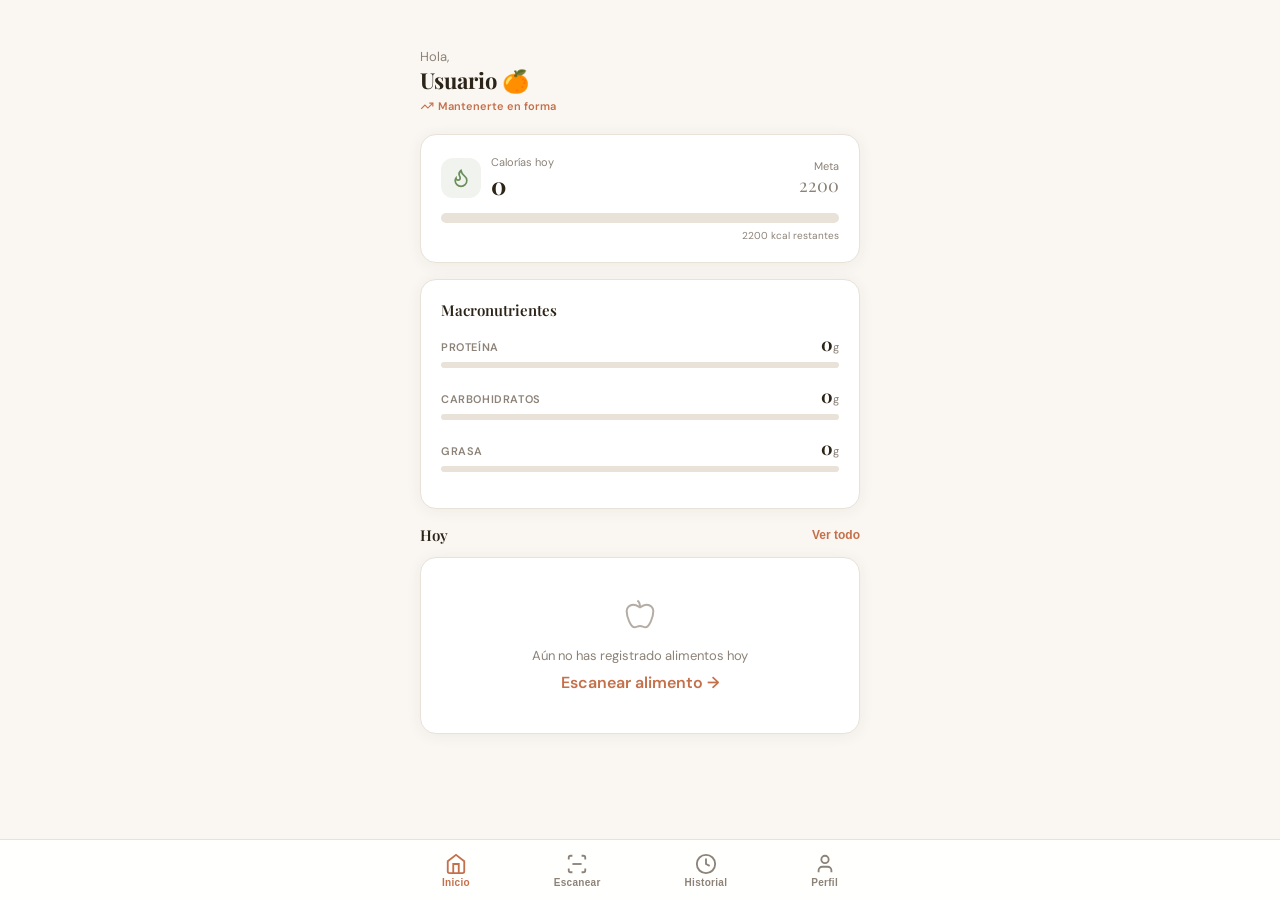
<file: public/foodify.html>
<!DOCTYPE html>
<html lang="es">
<head>
  <meta charset="UTF-8" />
  <meta name="viewport" content="width=device-width, initial-scale=1.0, viewport-fit=cover" />
  <title>Foodify — Tu nutrición inteligente</title>
  <meta name="description" content="Escanea tus alimentos y bebidas, ajusta tus macros y alcanza tus objetivos con Foodify." />
  <link rel="preconnect" href="https://fonts.googleapis.com" />
  <link href="https://fonts.googleapis.com/css2?family=Playfair+Display:wght@400;600;700;800&family=DM+Sans:wght@400;500;600;700&display=swap" rel="stylesheet" />
  <style>
    *, *::before, *::after { box-sizing: border-box; margin: 0; padding: 0; }

    :root {
      --bg: #FAF7F2;
      --bg-card: #FFFFFF;
      --fg: #2C2418;
      --fg-muted: #8C8278;
      --fg-light: #B5ADA5;
      --accent: #C4704B;
      --accent-light: #E8A882;
      --green: #6B8E5A;
      --green-light: #D4E5CB;
      --gold: #D4A843;
      --gold-light: #F5E6C0;
      --border: #E8E2D9;
      --shadow: 0 2px 16px rgba(44,36,24,0.06);
      --shadow-lg: 0 8px 32px rgba(44,36,24,0.1);
      --radius: 16px;
      --radius-sm: 10px;
      --protein: #7B6BA4;
      --carbs: #D4A843;
      --fat: #C4704B;
      --fiber: #6B8E5A;
    }

    body {
      font-family: 'DM Sans', sans-serif;
      background: var(--bg);
      color: var(--fg);
      -webkit-font-smoothing: antialiased;
      min-height: 100dvh;
      overflow-x: hidden;
    }

    h1, h2, h3, h4 { font-family: 'Playfair Display', serif; }

    /* ── Views ── */
    .view { display: none; min-height: 100dvh; padding: 48px 20px 88px; max-width: 480px; margin: 0 auto; }
    .view.active { display: block; animation: fadeIn .3s ease; }

    @keyframes fadeIn { from { opacity: 0; transform: translateY(8px); } to { opacity: 1; transform: translateY(0); } }
    @keyframes scaleIn { from { opacity: 0; transform: scale(.96); } to { opacity: 1; transform: scale(1); } }

    /* ── Bottom Nav ── */
    .bottom-nav {
      position: fixed; bottom: 0; left: 0; right: 0; z-index: 100;
      background: rgba(255,255,255,0.92); backdrop-filter: blur(16px); -webkit-backdrop-filter: blur(16px);
      border-top: 1px solid var(--border);
      padding-bottom: env(safe-area-inset-bottom, 0);
    }
    .bottom-nav-inner {
      display: flex; align-items: center; justify-content: space-around;
      max-width: 480px; margin: 0 auto; height: 60px;
    }
    .nav-btn {
      display: flex; flex-direction: column; align-items: center; gap: 2px;
      background: none; border: none; cursor: pointer; padding: 6px 16px;
      color: var(--fg-muted); transition: color .2s;
    }
    .nav-btn.active { color: var(--accent); }
    .nav-btn svg { width: 22px; height: 22px; }
    .nav-btn span { font-size: 10px; font-weight: 600; letter-spacing: .3px; }

    /* ── Cards ── */
    .card {
      background: var(--bg-card); border: 1px solid var(--border);
      border-radius: var(--radius); padding: 20px;
      box-shadow: var(--shadow); margin-bottom: 16px;
    }

    /* ── Buttons ── */
    .btn {
      display: inline-flex; align-items: center; justify-content: center; gap: 8px;
      padding: 14px 24px; border-radius: var(--radius-sm); font-family: 'DM Sans', sans-serif;
      font-size: 14px; font-weight: 600; border: none; cursor: pointer;
      transition: all .2s; width: 100%;
    }
    .btn-primary { background: var(--accent); color: #fff; }
    .btn-primary:hover { background: #B5623F; }
    .btn-primary:active { transform: scale(.98); }
    .btn-outline {
      background: transparent; color: var(--accent);
      border: 1.5px solid var(--accent); 
    }
    .btn-outline:hover { background: rgba(196,112,75,0.06); }

    /* ── Inputs ── */
    .input {
      width: 100%; padding: 10px 14px; border: 1.5px solid var(--border);
      border-radius: var(--radius-sm); font-family: 'DM Sans', sans-serif;
      font-size: 14px; background: var(--bg); color: var(--fg);
      outline: none; transition: border-color .2s;
    }
    .input:focus { border-color: var(--accent); }
    .input::placeholder { color: var(--fg-light); }

    /* ── Labels ── */
    .label { font-size: 11px; color: var(--fg-muted); margin-bottom: 4px; display: block; text-transform: uppercase; letter-spacing: .8px; font-weight: 600; }

    /* ── Nutrient bars / sliders ── */
    .nutrient-row { margin-bottom: 16px; }
    .nutrient-header { display: flex; justify-content: space-between; align-items: baseline; margin-bottom: 6px; }
    .nutrient-label { font-size: 11px; font-weight: 600; color: var(--fg-muted); text-transform: uppercase; letter-spacing: .6px; }
    .nutrient-value { font-family: 'Playfair Display', serif; font-size: 18px; font-weight: 700; }
    .nutrient-unit { font-size: 11px; color: var(--fg-muted); font-family: 'DM Sans', sans-serif; font-weight: 400; }

    .slider-track {
      width: 100%; height: 8px; border-radius: 4px; background: var(--border);
      position: relative; cursor: pointer; -webkit-appearance: none; appearance: none;
    }
    input[type="range"] {
      -webkit-appearance: none; appearance: none; width: 100%; height: 8px;
      border-radius: 4px; outline: none; cursor: pointer; border: none;
    }
    input[type="range"]::-webkit-slider-thumb {
      -webkit-appearance: none; appearance: none;
      width: 20px; height: 20px; border-radius: 50%;
      background: #fff; border: 2.5px solid var(--accent);
      box-shadow: 0 2px 8px rgba(0,0,0,0.12); cursor: pointer;
      margin-top: -6px;
    }
    input[type="range"]::-moz-range-thumb {
      width: 20px; height: 20px; border-radius: 50%;
      background: #fff; border: 2.5px solid var(--accent);
      box-shadow: 0 2px 8px rgba(0,0,0,0.12); cursor: pointer;
    }
    input[type="range"]::-webkit-slider-runnable-track { height: 8px; border-radius: 4px; }
    input[type="range"]::-moz-range-track { height: 8px; border-radius: 4px; background: var(--border); }

    .slider-protein::-webkit-slider-thumb { border-color: var(--protein); }
    .slider-protein::-moz-range-thumb { border-color: var(--protein); }
    .slider-carbs::-webkit-slider-thumb { border-color: var(--carbs); }
    .slider-carbs::-moz-range-thumb { border-color: var(--carbs); }
    .slider-fat::-webkit-slider-thumb { border-color: var(--fat); }
    .slider-fat::-moz-range-thumb { border-color: var(--fat); }
    .slider-fiber::-webkit-slider-thumb { border-color: var(--fiber); }
    .slider-fiber::-moz-range-thumb { border-color: var(--fiber); }

    /* ── Progress bar (home) ── */
    .progress-bar { height: 10px; border-radius: 5px; background: var(--border); overflow: hidden; }
    .progress-fill { height: 100%; border-radius: 5px; transition: width .7s ease; }
    .progress-gradient { background: linear-gradient(90deg, var(--accent), var(--green)); }

    .nutrient-bar-track { height: 6px; border-radius: 3px; background: var(--border); overflow: hidden; }
    .nutrient-bar-fill { height: 100%; border-radius: 3px; transition: width .5s ease; }

    /* ── Scan area ── */
    .scan-area {
      width: 100%; aspect-ratio: 4/3; border-radius: var(--radius);
      background: linear-gradient(135deg, rgba(196,112,75,0.04), rgba(107,142,90,0.06));
      border: 2px dashed var(--border); display: flex; flex-direction: column;
      align-items: center; justify-content: center; gap: 12px;
      cursor: pointer; transition: all .2s;
    }
    .scan-area:hover { border-color: var(--accent); }
    .scan-area:active { transform: scale(.98); }
    .scan-icon-wrap {
      width: 56px; height: 56px; border-radius: 16px;
      background: rgba(196,112,75,0.08); display: flex;
      align-items: center; justify-content: center;
    }
    .scan-area.scanning .scan-icon-wrap { animation: pulse 1.2s infinite; }
    @keyframes pulse { 0%,100%{ opacity:1; } 50%{ opacity:.4; } }

    /* ── Food list items ── */
    .food-item {
      display: flex; align-items: center; justify-content: space-between;
      padding: 14px 16px; background: var(--bg-card); border: 1px solid var(--border);
      border-radius: var(--radius-sm); margin-bottom: 8px; cursor: pointer;
      transition: all .15s;
    }
    .food-item:hover { background: #faf5ee; }
    .food-item:active { transform: scale(.98); }
    .food-item-name { font-size: 14px; font-weight: 500; }
    .food-item-sub { font-size: 11px; color: var(--fg-muted); margin-top: 2px; }
    .food-item-cal { font-family: 'Playfair Display', serif; font-size: 14px; font-weight: 700; white-space: nowrap; }
    .food-item-cal-unit { font-size: 10px; color: var(--fg-muted); font-family: 'DM Sans', sans-serif; font-weight: 400; }

    /* ── Search ── */
    .search-wrap { position: relative; margin-bottom: 16px; }
    .search-wrap svg { position: absolute; left: 12px; top: 50%; transform: translateY(-50%); color: var(--fg-light); }
    .search-wrap .input { padding-left: 36px; }

    /* ── Divider ── */
    .divider { display: flex; align-items: center; gap: 12px; margin: 24px 0; }
    .divider-line { flex: 1; height: 1px; background: var(--border); }
    .divider-text { font-size: 11px; color: var(--fg-muted); }

    /* ── Goal cards ── */
    .goals-grid { display: grid; grid-template-columns: 1fr 1fr; gap: 8px; }
    .goal-card {
      padding: 14px; border-radius: var(--radius-sm); cursor: pointer;
      background: var(--bg-card); border: 2px solid transparent;
      transition: all .2s; text-align: left;
    }
    .goal-card:hover { border-color: var(--border); }
    .goal-card.active { background: rgba(196,112,75,0.06); border-color: var(--accent); }
    .goal-card .emoji { font-size: 20px; }
    .goal-card .goal-label { font-size: 12px; font-weight: 500; margin-top: 4px; }
    .goal-card.active .goal-label { color: var(--accent); }

    /* ── Sex toggle ── */
    .sex-toggle { display: flex; gap: 4px; }
    .sex-btn {
      flex: 1; padding: 8px; font-size: 11px; font-weight: 500;
      border-radius: 8px; border: none; cursor: pointer;
      background: var(--bg); color: var(--fg-muted); transition: all .2s;
      font-family: 'DM Sans', sans-serif;
    }
    .sex-btn.active { background: var(--accent); color: #fff; }

    /* ── Profile avatar ── */
    .avatar {
      width: 72px; height: 72px; border-radius: 50%;
      background: rgba(196,112,75,0.08); display: flex;
      align-items: center; justify-content: center; margin: 0 auto 8px;
    }

    /* ── Header back ── */
    .header-back {
      display: flex; align-items: center; gap: 12px; margin-bottom: 24px;
    }
    .back-btn {
      width: 36px; height: 36px; border-radius: var(--radius-sm);
      background: none; border: none; cursor: pointer; display: flex;
      align-items: center; justify-content: center; color: var(--fg);
      transition: background .2s;
    }
    .back-btn:hover { background: var(--border); }

    /* ── Calorie hero ── */
    .cal-hero { font-family: 'Playfair Display', serif; font-size: 36px; font-weight: 800; color: var(--accent); }
    .cal-hero-unit { font-size: 14px; color: var(--fg-muted); font-family: 'DM Sans', sans-serif; font-weight: 400; }

    /* ── Misc ── */
    .flex-between { display: flex; justify-content: space-between; align-items: center; }
    .flex-center { display: flex; align-items: center; justify-content: center; }
    .text-center { text-align: center; }
    .mt-1 { margin-top: 4px; } .mt-2 { margin-top: 8px; } .mt-3 { margin-top: 12px; } .mt-4 { margin-top: 16px; }
    .mb-1 { margin-bottom: 4px; } .mb-2 { margin-bottom: 8px; } .mb-3 { margin-bottom: 12px; } .mb-4 { margin-bottom: 16px; }
    .gap-2 { gap: 8px; } .gap-3 { gap: 12px; }
    .grid-2 { display: grid; grid-template-columns: 1fr 1fr; gap: 12px; }
    .food-list { max-height: 45vh; overflow-y: auto; }

    .tag { font-size: 11px; background: var(--bg); padding: 4px 10px; border-radius: 20px; color: var(--fg-muted); font-weight: 500; }

    .toast {
      position: fixed; bottom: 80px; left: 50%; transform: translateX(-50%);
      background: var(--fg); color: #fff; padding: 10px 20px;
      border-radius: 20px; font-size: 13px; font-weight: 500;
      animation: toastIn .3s ease; z-index: 200; white-space: nowrap;
    }
    @keyframes toastIn { from { opacity:0; transform: translateX(-50%) translateY(10px); } to { opacity:1; transform: translateX(-50%) translateY(0); } }

    .empty-state { padding: 40px 20px; text-align: center; }
    .empty-state svg { margin: 0 auto 12px; color: var(--fg-light); }
    .empty-state p { font-size: 13px; color: var(--fg-muted); }
    .empty-state .link { color: var(--accent); font-weight: 600; cursor: pointer; margin-top: 8px; display: inline-block; }

    .section-header { display: flex; justify-content: space-between; align-items: center; margin-bottom: 12px; }
    .section-title { font-family: 'Playfair Display', serif; font-size: 15px; font-weight: 600; }
    .section-link { font-size: 12px; color: var(--accent); font-weight: 600; cursor: pointer; background: none; border: none; }

    .stat-icon {
      width: 40px; height: 40px; border-radius: 12px; display: flex;
      align-items: center; justify-content: center;
    }

    .greeting-sub { font-size: 13px; color: var(--fg-muted); }
    .greeting-name { font-family: 'Playfair Display', serif; font-size: 22px; font-weight: 700; }
    .goal-badge { display: inline-flex; align-items: center; gap: 4px; font-size: 11px; color: var(--accent); font-weight: 600; margin-top: 4px; }
  </style>
</head>
<body>

<!-- ════════════════ HOME ════════════════ -->
<div id="view-home" class="view active">
  <div class="mb-4">
    <p class="greeting-sub">Hola,</p>
    <h1 class="greeting-name" id="home-name">Usuario 🍊</h1>
    <div class="goal-badge">
      <svg width="14" height="14" viewBox="0 0 24 24" fill="none" stroke="currentColor" stroke-width="2"><polyline points="22 7 13.5 15.5 8.5 10.5 2 17"/><polyline points="16 7 22 7 22 13"/></svg>
      <span id="home-goal">Mantenerte en forma</span>
    </div>
  </div>

  <!-- Calories card -->
  <div class="card" style="animation: scaleIn .4s ease">
    <div class="flex-between mb-3">
      <div style="display:flex;align-items:center;gap:10px">
        <div class="stat-icon" style="background:rgba(107,142,90,0.1)">
          <svg width="20" height="20" viewBox="0 0 24 24" fill="none" stroke="var(--green)" stroke-width="2"><path d="M8.5 14.5A2.5 2.5 0 0 0 11 12c0-1.38-.5-2-1-3-1.072-2.143-.224-4.054 2-6 .5 2.5 2 4.9 4 6.5 2 1.6 3 3.5 3 5.5a7 7 0 1 1-14 0c0-1.153.433-2.294 1-3a2.5 2.5 0 0 0 2.5 2.5z"/></svg>
        </div>
        <div>
          <p style="font-size:11px;color:var(--fg-muted)">Calorías hoy</p>
          <p style="font-family:'Playfair Display',serif;font-size:24px;font-weight:700" id="home-cal">0</p>
        </div>
      </div>
      <div style="text-align:right">
        <p style="font-size:11px;color:var(--fg-muted)">Meta</p>
        <p style="font-family:'Playfair Display',serif;font-size:18px;color:var(--fg-muted)" id="home-cal-target">2200</p>
      </div>
    </div>
    <div class="progress-bar">
      <div class="progress-fill progress-gradient" id="home-cal-bar" style="width:0%"></div>
    </div>
    <p style="font-size:10px;color:var(--fg-muted);text-align:right;margin-top:6px" id="home-cal-remaining">2200 kcal restantes</p>
  </div>

  <!-- Macros card -->
  <div class="card">
    <h3 class="section-title mb-3">Macronutrientes</h3>
    <div class="nutrient-row">
      <div class="nutrient-header"><span class="nutrient-label">Proteína</span><span class="nutrient-value" id="home-protein">0<span class="nutrient-unit">g</span></span></div>
      <div class="nutrient-bar-track"><div class="nutrient-bar-fill" id="home-protein-bar" style="width:0%;background:var(--protein)"></div></div>
    </div>
    <div class="nutrient-row">
      <div class="nutrient-header"><span class="nutrient-label">Carbohidratos</span><span class="nutrient-value" id="home-carbs">0<span class="nutrient-unit">g</span></span></div>
      <div class="nutrient-bar-track"><div class="nutrient-bar-fill" id="home-carbs-bar" style="width:0%;background:var(--carbs)"></div></div>
    </div>
    <div class="nutrient-row">
      <div class="nutrient-header"><span class="nutrient-label">Grasa</span><span class="nutrient-value" id="home-fat">0<span class="nutrient-unit">g</span></span></div>
      <div class="nutrient-bar-track"><div class="nutrient-bar-fill" id="home-fat-bar" style="width:0%;background:var(--fat)"></div></div>
    </div>
  </div>

  <!-- Today entries -->
  <div class="section-header">
    <h3 class="section-title">Hoy</h3>
    <button class="section-link" onclick="navigateTo('history')">Ver todo</button>
  </div>
  <div id="home-today-entries"></div>
</div>

<!-- ════════════════ SCAN ════════════════ -->
<div id="view-scan" class="view">
  <h1 style="font-size:22px;margin-bottom:20px">Escanear alimento</h1>

  <div class="scan-area" id="scan-area" onclick="handleScan()">
    <div class="scan-icon-wrap">
      <svg width="28" height="28" viewBox="0 0 24 24" fill="none" stroke="var(--accent)" stroke-width="2"><path d="M15 3h4a2 2 0 0 1 2 2v14a2 2 0 0 1-2 2h-4"/><path d="M10 14 5 9l5-5"/><line x1="5" y1="9" x2="19" y2="9" stroke="var(--accent)" stroke-width="2"/><rect x="3" y="3" width="7" height="7" rx="1"/><rect x="14" y="3" width="7" height="7" rx="1"/><rect x="3" y="14" width="7" height="7" rx="1"/><rect x="14" y="14" width="7" height="7" rx="1"/></svg>
    </div>
    <p id="scan-text" style="font-size:14px;font-weight:500">Toca para escanear</p>
    <p id="scan-subtext" style="font-size:12px;color:var(--fg-muted)">Cualquier alimento o bebida</p>
  </div>

  <div class="divider">
    <div class="divider-line"></div>
    <span class="divider-text">o busca</span>
    <div class="divider-line"></div>
  </div>

  <div class="search-wrap">
    <svg width="16" height="16" viewBox="0 0 24 24" fill="none" stroke="currentColor" stroke-width="2"><circle cx="11" cy="11" r="8"/><line x1="21" y1="21" x2="16.65" y2="16.65"/></svg>
    <input class="input" id="search-input" placeholder="Buscar comida o bebida..." oninput="filterFoods()" />
  </div>

  <div class="food-list" id="food-list"></div>
</div>

<!-- ════════════════ FOOD DETAIL ════════════════ -->
<div id="view-food-detail" class="view">
  <div class="header-back">
    <button class="back-btn" onclick="navigateTo('scan')">
      <svg width="20" height="20" viewBox="0 0 24 24" fill="none" stroke="currentColor" stroke-width="2"><line x1="19" y1="12" x2="5" y2="12"/><polyline points="12 19 5 12 12 5"/></svg>
    </button>
    <h1 style="font-size:20px">Detalle del alimento</h1>
  </div>

  <div class="card" style="animation: scaleIn .3s ease">
    <div class="flex-between mb-1">
      <h2 style="font-size:20px" id="detail-name">—</h2>
      <span class="tag" id="detail-serving-tag">0g</span>
    </div>
    <p class="cal-hero" id="detail-cal-hero">0 <span class="cal-hero-unit">kcal</span></p>
  </div>

  <button class="btn btn-outline mb-4" onclick="autoAdjust()">
    <svg width="16" height="16" viewBox="0 0 24 24" fill="none" stroke="currentColor" stroke-width="2"><path d="m21.64 3.64-1.28-1.28a1.21 1.21 0 0 0-1.72 0L2.36 18.64a1.21 1.21 0 0 0 0 1.72l1.28 1.28a1.21 1.21 0 0 0 1.72 0L21.64 5.36a1.21 1.21 0 0 0 0-1.72Z"/><path d="m14 7 3 3"/><path d="M5 6v4"/><path d="M19 14v4"/><path d="M10 2v2"/><path d="M7 8H3"/><path d="M21 16h-4"/><path d="M11 3H9"/></svg>
    Auto-ajustar según tu objetivo
  </button>

  <div class="card" id="detail-sliders">
    <h3 class="section-title mb-3">Ajusta los valores</h3>
    <!-- Sliders injected by JS -->
  </div>

  <button class="btn btn-primary" onclick="confirmFood()">
    <svg width="18" height="18" viewBox="0 0 24 24" fill="none" stroke="currentColor" stroke-width="2.5"><polyline points="20 6 9 17 4 12"/></svg>
    Confirmar y guardar
  </button>
</div>

<!-- ════════════════ HISTORY ════════════════ -->
<div id="view-history" class="view">
  <h1 style="font-size:22px;margin-bottom:20px">Historial</h1>
  <div id="history-content"></div>
</div>

<!-- ════════════════ PROFILE ════════════════ -->
<div id="view-profile" class="view">
  <h1 style="font-size:22px;margin-bottom:20px">Mi perfil</h1>

  <div class="text-center mb-4" style="animation: scaleIn .3s ease">
    <div class="avatar">
      <svg width="32" height="32" viewBox="0 0 24 24" fill="none" stroke="var(--accent)" stroke-width="1.5"><path d="M19 21v-2a4 4 0 0 0-4-4H9a4 4 0 0 0-4 4v2"/><circle cx="12" cy="7" r="4"/></svg>
    </div>
    <p style="font-family:'Playfair Display',serif;font-size:18px;font-weight:600" id="profile-display-name">Usuario</p>
  </div>

  <div class="card">
    <h3 class="section-title mb-3">Información básica</h3>
    <div class="mb-3">
      <label class="label">Nombre</label>
      <input class="input" id="prof-name" value="Usuario" oninput="document.getElementById('profile-display-name').textContent=this.value" />
    </div>
    <div class="grid-2 mb-3">
      <div>
        <label class="label">Edad</label>
        <input class="input" type="number" id="prof-age" value="25" />
      </div>
      <div>
        <label class="label">Sexo</label>
        <div class="sex-toggle" id="sex-toggle">
          <button class="sex-btn active" data-sex="male" onclick="selectSex('male')">Masculino</button>
          <button class="sex-btn" data-sex="female" onclick="selectSex('female')">Femenino</button>
          <button class="sex-btn" data-sex="other" onclick="selectSex('other')">Otro</button>
        </div>
      </div>
    </div>
    <div class="grid-2">
      <div>
        <label class="label">Peso (kg)</label>
        <input class="input" type="number" id="prof-weight" value="70" />
      </div>
      <div>
        <label class="label">Estatura (cm)</label>
        <input class="input" type="number" id="prof-height" value="175" />
      </div>
    </div>
  </div>

  <div class="card">
    <h3 class="section-title mb-3">Mi objetivo</h3>
    <div class="goals-grid" id="goals-grid"></div>
  </div>

  <button class="btn btn-primary" onclick="saveProfile()">
    <svg width="18" height="18" viewBox="0 0 24 24" fill="none" stroke="currentColor" stroke-width="2"><path d="M19 21H5a2 2 0 0 1-2-2V5a2 2 0 0 1 2-2h11l5 5v11a2 2 0 0 1-2 2z"/><polyline points="17 21 17 13 7 13 7 21"/><polyline points="7 3 7 8 15 8"/></svg>
    Guardar cambios
  </button>
</div>

<!-- ════════════════ BOTTOM NAV ════════════════ -->
<nav class="bottom-nav">
  <div class="bottom-nav-inner">
    <button class="nav-btn active" data-view="home" onclick="navigateTo('home')">
      <svg viewBox="0 0 24 24" fill="none" stroke="currentColor" stroke-width="2"><path d="m3 9 9-7 9 7v11a2 2 0 0 1-2 2H5a2 2 0 0 1-2-2z"/><polyline points="9 22 9 12 15 12 15 22"/></svg>
      <span>Inicio</span>
    </button>
    <button class="nav-btn" data-view="scan" onclick="navigateTo('scan')">
      <svg viewBox="0 0 24 24" fill="none" stroke="currentColor" stroke-width="2"><path d="M3 7V5a2 2 0 0 1 2-2h2"/><path d="M17 3h2a2 2 0 0 1 2 2v2"/><path d="M21 17v2a2 2 0 0 1-2 2h-2"/><path d="M7 21H5a2 2 0 0 1-2-2v-2"/><line x1="7" y1="12" x2="17" y2="12"/></svg>
      <span>Escanear</span>
    </button>
    <button class="nav-btn" data-view="history" onclick="navigateTo('history')">
      <svg viewBox="0 0 24 24" fill="none" stroke="currentColor" stroke-width="2"><circle cx="12" cy="12" r="10"/><polyline points="12 6 12 12 16 14"/></svg>
      <span>Historial</span>
    </button>
    <button class="nav-btn" data-view="profile" onclick="navigateTo('profile')">
      <svg viewBox="0 0 24 24" fill="none" stroke="currentColor" stroke-width="2"><path d="M19 21v-2a4 4 0 0 0-4-4H9a4 4 0 0 0-4 4v2"/><circle cx="12" cy="7" r="4"/></svg>
      <span>Perfil</span>
    </button>
  </div>
</nav>

<script>
// ── Data ──
const foodDB = {
  manzana:{name:'Manzana',calories:95,protein:.5,carbs:25,fat:.3,fiber:4.4,servingSize:182},
  platano:{name:'Plátano',calories:105,protein:1.3,carbs:27,fat:.4,fiber:3.1,servingSize:118},
  naranja:{name:'Naranja',calories:62,protein:1.2,carbs:15,fat:.2,fiber:3.1,servingSize:131},
  fresa:{name:'Fresas',calories:49,protein:1,carbs:12,fat:.5,fiber:3,servingSize:152},
  uva:{name:'Uvas',calories:104,protein:1.1,carbs:27,fat:.2,fiber:1.4,servingSize:151},
  sandia:{name:'Sandía',calories:86,protein:1.7,carbs:22,fat:.4,fiber:1.1,servingSize:286},
  mango:{name:'Mango',calories:99,protein:1.4,carbs:25,fat:.6,fiber:2.6,servingSize:165},
  pina:{name:'Piña',calories:82,protein:.9,carbs:22,fat:.2,fiber:2.3,servingSize:165},
  pollo:{name:'Pechuga de pollo',calories:165,protein:31,carbs:0,fat:3.6,fiber:0,servingSize:100},
  salmon:{name:'Salmón',calories:208,protein:20,carbs:0,fat:13,fiber:0,servingSize:100},
  huevo:{name:'Huevo',calories:78,protein:6,carbs:.6,fat:5,fiber:0,servingSize:50},
  atun:{name:'Atún',calories:132,protein:29,carbs:0,fat:1,fiber:0,servingSize:100},
  carne:{name:'Carne de res',calories:250,protein:26,carbs:0,fat:15,fiber:0,servingSize:100},
  tofu:{name:'Tofu',calories:76,protein:8,carbs:1.9,fat:4.8,fiber:.3,servingSize:100},
  arroz:{name:'Arroz blanco',calories:206,protein:4.3,carbs:45,fat:.4,fiber:.6,servingSize:158},
  pasta:{name:'Pasta cocida',calories:220,protein:8,carbs:43,fat:1.3,fiber:2.5,servingSize:140},
  pan:{name:'Pan integral',calories:81,protein:4,carbs:14,fat:1.1,fiber:1.9,servingSize:33},
  avena:{name:'Avena',calories:154,protein:5.3,carbs:27,fat:2.6,fiber:4,servingSize:40},
  papa:{name:'Papa',calories:161,protein:4.3,carbs:37,fat:.2,fiber:3.8,servingSize:213},
  tortilla:{name:'Tortilla de maíz',calories:52,protein:1.4,carbs:11,fat:.7,fiber:1.5,servingSize:24},
  brocoli:{name:'Brócoli',calories:55,protein:3.7,carbs:11,fat:.6,fiber:5.1,servingSize:156},
  espinaca:{name:'Espinaca',calories:23,protein:2.9,carbs:3.6,fat:.4,fiber:2.2,servingSize:100},
  zanahoria:{name:'Zanahoria',calories:41,protein:.9,carbs:10,fat:.2,fiber:2.8,servingSize:100},
  tomate:{name:'Tomate',calories:22,protein:1.1,carbs:4.8,fat:.2,fiber:1.5,servingSize:123},
  aguacate:{name:'Aguacate',calories:240,protein:3,carbs:13,fat:22,fiber:10,servingSize:150},
  yogur:{name:'Yogur natural',calories:100,protein:17,carbs:6,fat:.7,fiber:0,servingSize:170},
  leche:{name:'Leche entera',calories:149,protein:8,carbs:12,fat:8,fiber:0,servingSize:244},
  queso:{name:'Queso cheddar',calories:113,protein:7,carbs:.4,fat:9,fiber:0,servingSize:28},
  almendras:{name:'Almendras',calories:164,protein:6,carbs:6,fat:14,fiber:3.5,servingSize:28},
  granola:{name:'Granola',calories:210,protein:5,carbs:34,fat:7,fiber:3,servingSize:50},
  chocolate:{name:'Chocolate oscuro',calories:170,protein:2.2,carbs:13,fat:12,fiber:3.1,servingSize:28},
  pizza:{name:'Pizza margarita',calories:266,protein:11,carbs:33,fat:10,fiber:2.3,servingSize:107},
  hamburguesa:{name:'Hamburguesa',calories:354,protein:20,carbs:29,fat:17,fiber:1.3,servingSize:150},
  tacos:{name:'Tacos de carne',calories:226,protein:13,carbs:20,fat:10,fiber:2,servingSize:130},
  sushi:{name:'Sushi (6 pzas)',calories:250,protein:9,carbs:38,fat:7,fiber:1,servingSize:180},
  ensalada:{name:'Ensalada César',calories:180,protein:8,carbs:10,fat:12,fiber:3,servingSize:200},
  burrito:{name:'Burrito',calories:350,protein:15,carbs:45,fat:12,fiber:4,servingSize:200},
  cafe:{name:'Café negro',calories:2,protein:.3,carbs:0,fat:0,fiber:0,servingSize:240},
  'cafe-latte':{name:'Café latte',calories:190,protein:10,carbs:18,fat:7,fiber:0,servingSize:360},
  'te-verde':{name:'Té verde',calories:2,protein:0,carbs:0,fat:0,fiber:0,servingSize:240},
  'jugo-naranja':{name:'Jugo de naranja',calories:112,protein:1.7,carbs:26,fat:.5,fiber:.5,servingSize:248},
  'smoothie-frutas':{name:'Smoothie de frutas',calories:180,protein:3,carbs:40,fat:1,fiber:3,servingSize:350},
  'agua-mineral':{name:'Agua mineral',calories:0,protein:0,carbs:0,fat:0,fiber:0,servingSize:330},
  'refresco-cola':{name:'Refresco de cola',calories:140,protein:0,carbs:39,fat:0,fiber:0,servingSize:355},
  cerveza:{name:'Cerveza',calories:153,protein:1.6,carbs:13,fat:0,fiber:0,servingSize:355},
  'vino-tinto':{name:'Vino tinto',calories:125,protein:.1,carbs:4,fat:0,fiber:0,servingSize:148},
  'leche-almendra':{name:'Leche de almendra',calories:39,protein:1,carbs:3.4,fat:2.5,fiber:.5,servingSize:240},
  'proteina-shake':{name:'Batido de proteína',calories:150,protein:25,carbs:8,fat:2,fiber:1,servingSize:300},
  horchata:{name:'Horchata',calories:156,protein:.8,carbs:32,fat:2.7,fiber:.4,servingSize:240},
};

const goalLabels = { maintain:'Mantenerte en forma', lose_weight:'Bajar de peso', gain_muscle:'Ganar músculo', improve_health:'Mejorar salud' };
const goalsData = [
  { key:'maintain', label:'Mantenerme', emoji:'⚖️' },
  { key:'lose_weight', label:'Bajar de peso', emoji:'🔥' },
  { key:'gain_muscle', label:'Ganar músculo', emoji:'💪' },
  { key:'improve_health', label:'Mejorar salud', emoji:'🌱' },
];

// ── State ──
let profile = JSON.parse(localStorage.getItem('foodify-profile') || 'null') || { name:'Usuario', age:25, sex:'male', weight:70, height:175, goal:'maintain' };
let history = JSON.parse(localStorage.getItem('foodify-history') || '[]');
let scannedFood = null;
let editValues = {};

function saveState() {
  localStorage.setItem('foodify-profile', JSON.stringify(profile));
  localStorage.setItem('foodify-history', JSON.stringify(history));
}

// ── Navigation ──
function navigateTo(view) {
  document.querySelectorAll('.view').forEach(v => v.classList.remove('active'));
  document.getElementById('view-' + view).classList.add('active');
  document.querySelectorAll('.nav-btn').forEach(b => b.classList.toggle('active', b.dataset.view === view));
  if (view === 'home') renderHome();
  if (view === 'scan') renderFoodList();
  if (view === 'history') renderHistory();
  if (view === 'profile') renderProfile();
  if (view === 'food-detail') renderDetail();
  window.scrollTo(0, 0);
}

// ── HOME ──
function renderHome() {
  const today = new Date().toISOString().split('T')[0];
  const todayEntries = history.filter(e => e.date === today);
  const totals = todayEntries.reduce((a, e) => ({ calories:a.calories+e.calories, protein:a.protein+e.protein, carbs:a.carbs+e.carbs, fat:a.fat+e.fat }), { calories:0, protein:0, carbs:0, fat:0 });
  const target = profile.goal==='lose_weight'?1800:profile.goal==='gain_muscle'?2800:2200;
  const proteinMax = profile.goal==='gain_muscle'?180:120;

  document.getElementById('home-name').textContent = profile.name + ' 🍊';
  document.getElementById('home-goal').textContent = goalLabels[profile.goal];
  document.getElementById('home-cal').textContent = totals.calories;
  document.getElementById('home-cal-target').textContent = target;
  document.getElementById('home-cal-bar').style.width = Math.min(totals.calories/target*100,100)+'%';
  document.getElementById('home-cal-remaining').textContent = Math.max(target-totals.calories,0)+' kcal restantes';
  document.getElementById('home-protein').innerHTML = totals.protein+'<span class="nutrient-unit">g</span>';
  document.getElementById('home-protein-bar').style.width = Math.min(totals.protein/proteinMax*100,100)+'%';
  document.getElementById('home-carbs').innerHTML = totals.carbs+'<span class="nutrient-unit">g</span>';
  document.getElementById('home-carbs-bar').style.width = Math.min(totals.carbs/250*100,100)+'%';
  document.getElementById('home-fat').innerHTML = totals.fat+'<span class="nutrient-unit">g</span>';
  document.getElementById('home-fat-bar').style.width = Math.min(totals.fat/70*100,100)+'%';

  const container = document.getElementById('home-today-entries');
  if (todayEntries.length === 0) {
    container.innerHTML = `<div class="card empty-state"><svg width="32" height="32" viewBox="0 0 24 24" fill="none" stroke="currentColor" stroke-width="1.5"><path d="M12 20.94c1.5 0 2.75 1.06 4 1.06 3 0 6-8 6-12.22A4.91 4.91 0 0 0 17 5c-2.22 0-4 1.44-5 2-1-.56-2.78-2-5-2a4.9 4.9 0 0 0-5 4.78C2 14 5 22 8 22c1.25 0 2.5-1.06 4-1.06Z"/><path d="M10 2c1 .5 2 2 2 5"/></svg><p>Aún no has registrado alimentos hoy</p><span class="link" onclick="navigateTo('scan')">Escanear alimento →</span></div>`;
  } else {
    container.innerHTML = todayEntries.slice(0,3).map(e => `<div class="food-item"><div><p class="food-item-name">${e.name}</p><p class="food-item-sub">${e.servingSize}g</p></div><p class="food-item-cal">${e.calories} <span class="food-item-cal-unit">kcal</span></p></div>`).join('');
  }
}

// ── SCAN ──
function renderFoodList(query) {
  const q = (query || '').toLowerCase();
  const entries = Object.entries(foodDB).filter(([k,f]) => !q || f.name.toLowerCase().includes(q));
  document.getElementById('food-list').innerHTML = entries.map(([k,f]) => `<div class="food-item" onclick="selectFood('${k}')"><div><p class="food-item-name">${f.name}</p><p class="food-item-sub">${f.servingSize}g por porción</p></div><p class="food-item-cal">${f.calories} <span class="food-item-cal-unit">kcal</span></p></div>`).join('');
}

function filterFoods() { renderFoodList(document.getElementById('search-input').value); }

function selectFood(key) {
  const f = foodDB[key];
  scannedFood = { ...f, id: crypto.randomUUID(), date: new Date().toISOString().split('T')[0] };
  editValues = { calories:f.calories, protein:Math.round(f.protein), carbs:Math.round(f.carbs), fat:Math.round(f.fat), fiber:Math.round(f.fiber), servingSize:f.servingSize };
  navigateTo('food-detail');
}

function handleScan() {
  const area = document.getElementById('scan-area');
  area.classList.add('scanning');
  document.getElementById('scan-text').textContent = 'Escaneando...';
  document.getElementById('scan-subtext').textContent = '';
  setTimeout(() => {
    area.classList.remove('scanning');
    document.getElementById('scan-text').textContent = 'Toca para escanear';
    document.getElementById('scan-subtext').textContent = 'Cualquier alimento o bebida';
    const keys = Object.keys(foodDB);
    selectFood(keys[Math.floor(Math.random()*keys.length)]);
  }, 1500);
}

// ── FOOD DETAIL ──
const sliderConfigs = [
  { key:'calories', label:'Calorías', max:1200, unit:'kcal', cls:'slider-calories' },
  { key:'protein', label:'Proteína', max:100, unit:'g', cls:'slider-protein' },
  { key:'carbs', label:'Carbohidratos', max:150, unit:'g', cls:'slider-carbs' },
  { key:'fat', label:'Grasa', max:80, unit:'g', cls:'slider-fat' },
  { key:'fiber', label:'Fibra', max:30, unit:'g', cls:'slider-fiber' },
  { key:'servingSize', label:'Porción', max:500, unit:'g', cls:'slider-portion' },
];

function renderDetail() {
  if (!scannedFood) return;
  document.getElementById('detail-name').textContent = scannedFood.name;
  document.getElementById('detail-serving-tag').textContent = editValues.servingSize + 'g';
  document.getElementById('detail-cal-hero').innerHTML = editValues.calories + ' <span class="cal-hero-unit">kcal</span>';

  const container = document.getElementById('detail-sliders');
  container.innerHTML = '<h3 class="section-title mb-3">Ajusta los valores</h3>' + sliderConfigs.map(s => {
    const val = editValues[s.key] || 0;
    const pct = Math.min(val/s.max*100, 100);
    const color = s.key==='protein'?'var(--protein)':s.key==='carbs'?'var(--carbs)':s.key==='fat'?'var(--fat)':s.key==='fiber'?'var(--fiber)':s.key==='calories'?'var(--accent)':'var(--fg-muted)';
    return `<div class="nutrient-row">
      <div class="nutrient-header"><span class="nutrient-label">${s.label}</span><span class="nutrient-value" id="val-${s.key}">${val}<span class="nutrient-unit">${s.unit}</span></span></div>
      <input type="range" min="0" max="${s.max}" value="${val}" class="${s.cls}" style="background:linear-gradient(90deg,${color} ${pct}%,var(--border) ${pct}%)" oninput="updateSlider('${s.key}',this)" />
    </div>`;
  }).join('');
}

function updateSlider(key, el) {
  const val = parseInt(el.value);
  editValues[key] = val;
  const cfg = sliderConfigs.find(s => s.key === key);
  const color = key==='protein'?'var(--protein)':key==='carbs'?'var(--carbs)':key==='fat'?'var(--fat)':key==='fiber'?'var(--fiber)':key==='calories'?'var(--accent)':'var(--fg-muted)';
  const pct = Math.min(val/cfg.max*100,100);
  el.style.background = `linear-gradient(90deg,${color} ${pct}%,var(--border) ${pct}%)`;
  document.getElementById('val-'+key).innerHTML = val + '<span class="nutrient-unit">'+cfg.unit+'</span>';
  if (key==='calories') document.getElementById('detail-cal-hero').innerHTML = val+' <span class="cal-hero-unit">kcal</span>';
  if (key==='servingSize') document.getElementById('detail-serving-tag').textContent = val+'g';
}

function autoAdjust() {
  if (!scannedFood) return;
  let f = 1;
  if (profile.goal==='lose_weight') f=.75;
  else if (profile.goal==='gain_muscle') f=1.3;
  else if (profile.goal==='improve_health') f=.9;

  editValues.calories = Math.round(scannedFood.calories*f);
  editValues.protein = Math.round(scannedFood.protein*(profile.goal==='gain_muscle'?1.5:f));
  editValues.carbs = Math.round(scannedFood.carbs*(profile.goal==='lose_weight'?.6:f));
  editValues.fat = Math.round(scannedFood.fat*f);
  editValues.fiber = Math.round(scannedFood.fiber*f);
  editValues.servingSize = Math.round(scannedFood.servingSize*f);
  renderDetail();
  showToast('Valores ajustados ✨');
}

function confirmFood() {
  if (!scannedFood) return;
  history.unshift({ id:scannedFood.id, name:scannedFood.name, ...editValues, date:new Date().toISOString().split('T')[0] });
  saveState();
  scannedFood = null;
  navigateTo('home');
  showToast('¡Alimento guardado!');
}

// ── HISTORY ──
function renderHistory() {
  const container = document.getElementById('history-content');
  if (history.length === 0) {
    container.innerHTML = '<div class="card empty-state"><svg width="40" height="40" viewBox="0 0 24 24" fill="none" stroke="currentColor" stroke-width="1.5"><circle cx="12" cy="12" r="10"/><polyline points="12 6 12 12 16 14"/></svg><p>Tu historial está vacío</p><p style="font-size:11px;margin-top:4px">Los alimentos que registres aparecerán aquí</p></div>';
    return;
  }
  const grouped = {};
  history.forEach(e => { if(!grouped[e.date]) grouped[e.date]=[]; grouped[e.date].push(e); });
  const today = new Date().toISOString().split('T')[0];
  const yesterday = new Date(Date.now()-86400000).toISOString().split('T')[0];
  const formatDate = d => d===today?'Hoy':d===yesterday?'Ayer':new Date(d).toLocaleDateString('es-ES',{weekday:'long',day:'numeric',month:'short'});

  container.innerHTML = Object.entries(grouped).map(([date,entries]) => {
    const total = entries.reduce((s,e)=>s+e.calories,0);
    return `<div class="mb-4"><div class="flex-between mb-2"><h3 class="section-title" style="text-transform:capitalize">${formatDate(date)}</h3><span style="font-size:11px;color:var(--fg-muted)">${total} kcal</span></div>${entries.map(e=>`<div class="food-item"><div><p class="food-item-name">${e.name}</p><p class="food-item-sub">P:${e.protein}g · C:${e.carbs}g · G:${e.fat}g · ${e.servingSize}g</p></div><p class="food-item-cal">${e.calories} <span class="food-item-cal-unit">kcal</span></p></div>`).join('')}</div>`;
  }).join('');
}

// ── PROFILE ──
function renderProfile() {
  document.getElementById('prof-name').value = profile.name;
  document.getElementById('profile-display-name').textContent = profile.name;
  document.getElementById('prof-age').value = profile.age;
  document.getElementById('prof-weight').value = profile.weight;
  document.getElementById('prof-height').value = profile.height;
  document.querySelectorAll('#sex-toggle .sex-btn').forEach(b => b.classList.toggle('active', b.dataset.sex===profile.sex));

  document.getElementById('goals-grid').innerHTML = goalsData.map(g => `<div class="goal-card ${profile.goal===g.key?'active':''}" onclick="selectGoal('${g.key}')"><span class="emoji">${g.emoji}</span><p class="goal-label">${g.label}</p></div>`).join('');
}

function selectSex(s) {
  profile.sex = s;
  document.querySelectorAll('#sex-toggle .sex-btn').forEach(b => b.classList.toggle('active', b.dataset.sex===s));
}

function selectGoal(g) {
  profile.goal = g;
  renderProfile();
}

function saveProfile() {
  profile.name = document.getElementById('prof-name').value;
  profile.age = parseInt(document.getElementById('prof-age').value);
  profile.weight = parseInt(document.getElementById('prof-weight').value);
  profile.height = parseInt(document.getElementById('prof-height').value);
  saveState();
  showToast('¡Perfil guardado!');
}

// ── Toast ──
function showToast(msg) {
  const t = document.createElement('div');
  t.className = 'toast';
  t.textContent = msg;
  document.body.appendChild(t);
  setTimeout(() => t.remove(), 2000);
}

// ── Init ──
renderHome();
renderFoodList();
</script>
</body>
</html>
</file>
